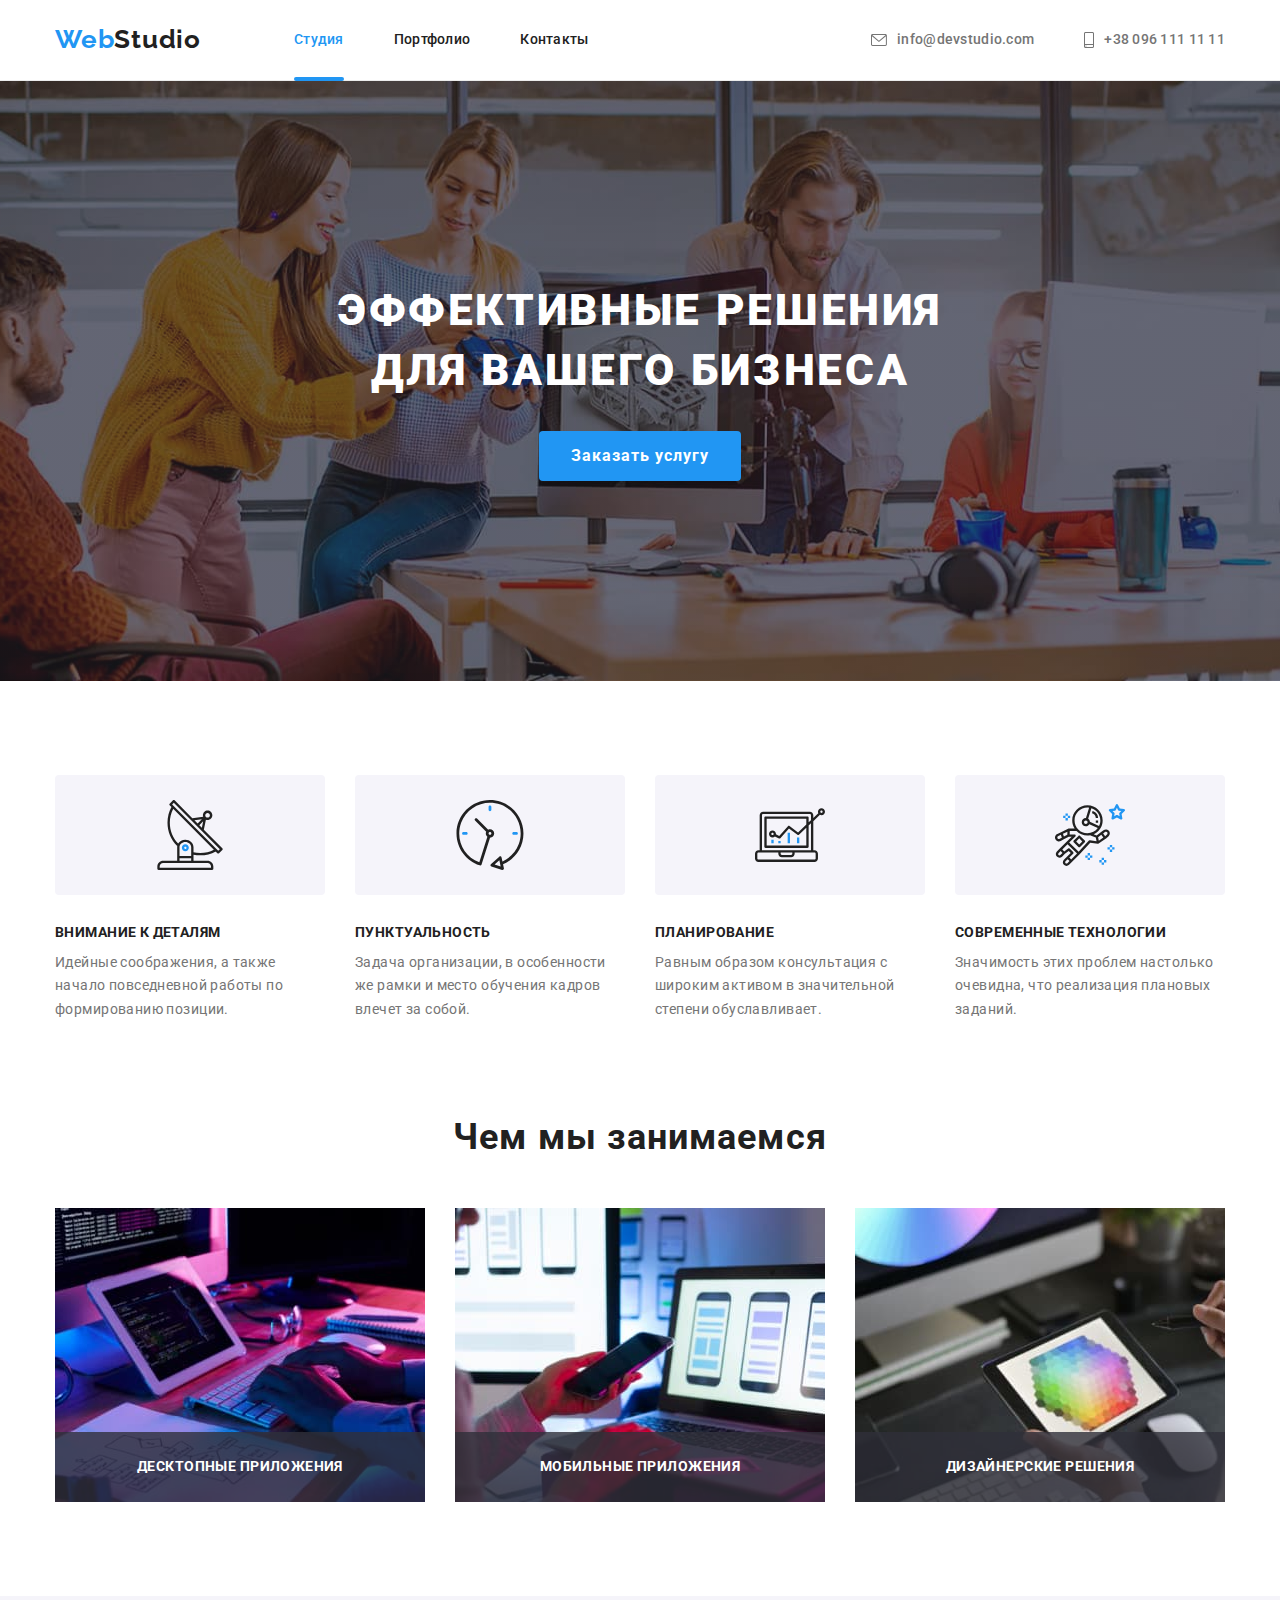
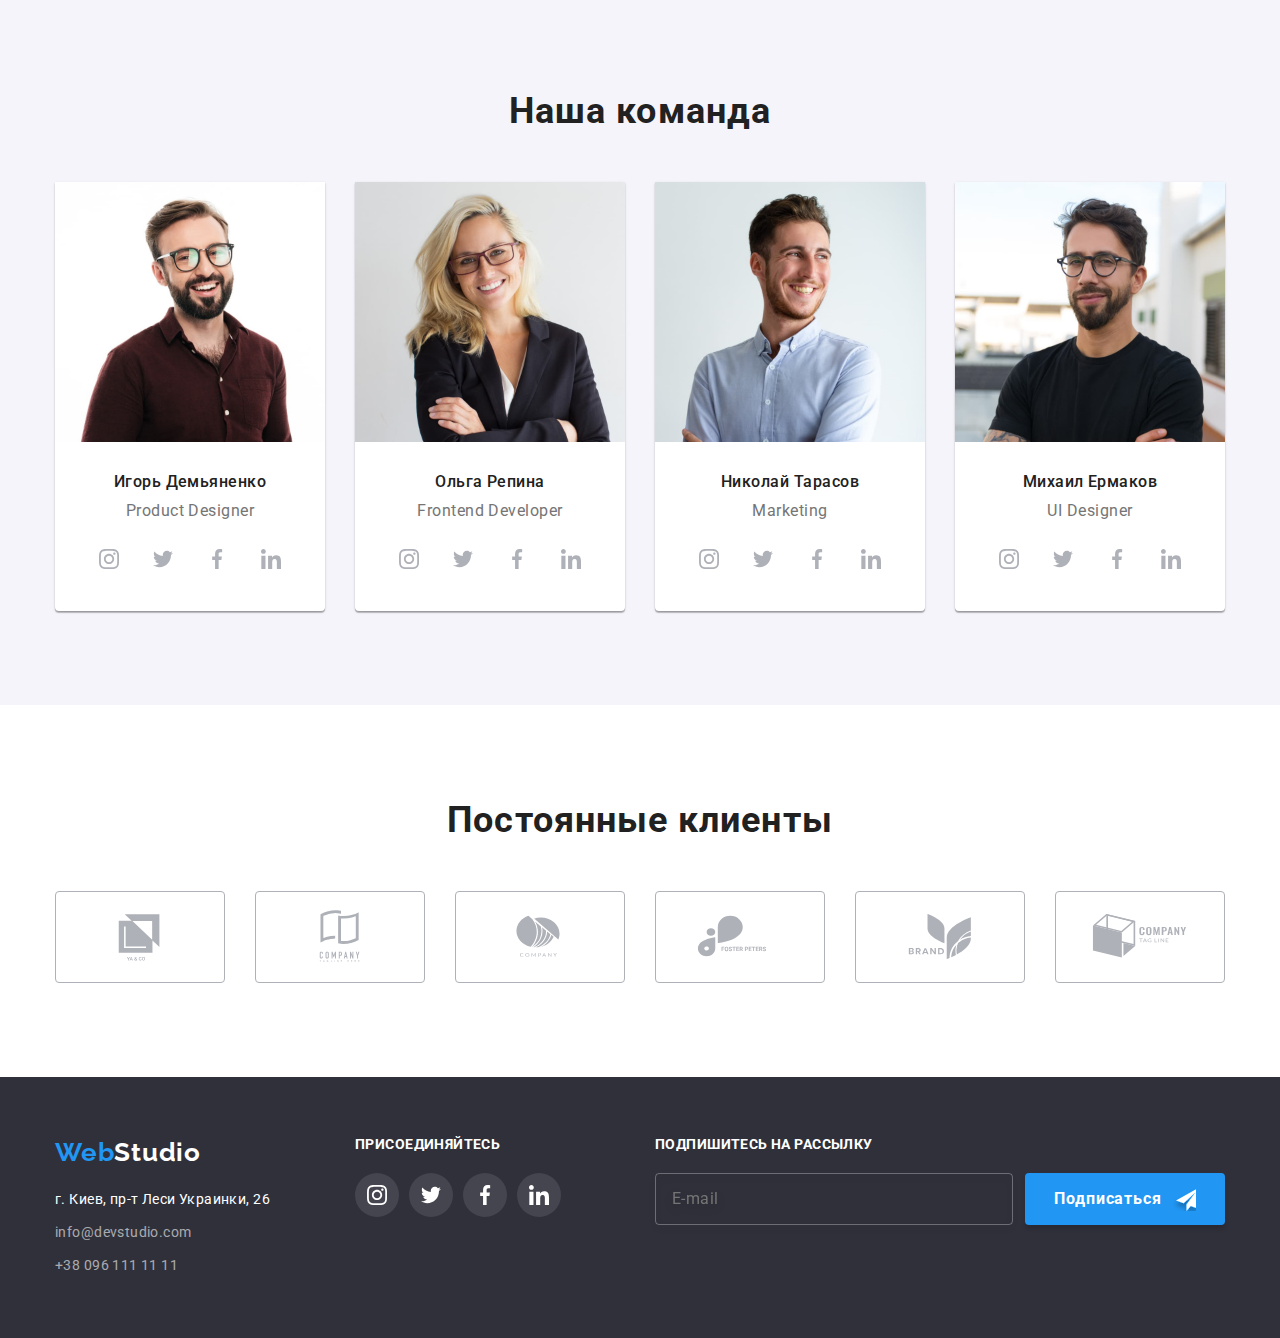
<file: index.html>
<!DOCTYPE html>
<html lang="ru">
<head>
    <meta charset="UTF-8">
    <meta http-equiv="X-UA-Compatible" content="IE=edge">
    <meta name="viewport" content="width=device-width, initial-scale=1.0">
    <title>Document</title>
    <link rel="preconnect" href="https://fonts.googleapis.com">
    <link rel="preconnect" href="https://fonts.gstatic.com" crossorigin>
    <link href="https://fonts.googleapis.com/css2?family=Raleway:wght@700&family=Roboto:wght@400;500;700;900&display=swap"
        rel="stylesheet">
    <link rel="stylesheet" href="https://cdnjs.cloudflare.com/ajax/libs/modern-normalize/1.1.0/modern-normalize.min.css">
    <link rel="stylesheet" href="./css/main.min.css">
</head>
<body>
 <header class="header">
    <div class="conteiner flex">
        <nav class="header-nav flex">
            <a href="./index.html" lang="en" class="logo">Web<span class="logo-label--dark">Studio</span></a>
            <ul class="header-nav__list list">
                <li class="header-nav__item"><a href="./index.html" class="header-nav__link current">Студия</a> </li>
                <li class="header-nav__item"><a href="./portfolio.html" class="header-nav__link">Портфолио</a> </li>
                <li class="header-nav__item"><a href="" class="header-nav__link">Контакты</a> </li>
            </ul>
        </nav>
        
        <ul class="header-contacts list">
            <li class="header-contacts__item"> <a href="mailto:info@devstudio.com" class="header-contacts__link flex">
                <svg class="envelope-icon"> 
                    <use href="./img/icons.svg#icon-envelope" >
                    </use>
                </svg>
                     info@devstudio.com
                    </a>
                </li> 
            <li class="header-contacts__item">
                <a href="tel:+380961111111" class="header-contacts__link flex">   
                <svg class="smartphone-icon">
                    <use href="./img/icons.svg#icon-smartphone">
                    </use>
                </svg>
                +38 096 111 11 11</a>
             </li>
        </ul>
    </div>
    
 </header>
 <main>
    <!-- Главная секция -->
    <section class="mainsection">
        <h1 class="mainsection__title">Эффективные решения для вашего бизнеса</h1>
        <button type="button" class="mainsection__button button" data-modal-open>Заказать услугу</button>
    </section>
    <!--Черты компании-->
        <section class="feature">
        <div class="conteiner">
        <h2 class="feature__title">Черты компании</h2>
        <ul class="feature-list list">
            <li class="feature-list__item">
                <div class="feature-list__backdrop flex">
                    <svg class="feature-list__icon">
                        <use href="./img/icons.svg#icon-antenna">
                        </use>
                    </svg>
                </div>
                

                <h3 class="feature-list__title">Внимание к деталям</h3>
                <p class="feature-list__text">Идейные соображения, а также начало повседневной работы по формированию позиции.</p>
            </li>
            <li class="feature-list__item">
                <div class="feature-list__backdrop flex">
                <svg class="feature-list__icon">
                    <use href="./img/icons.svg#icon-clock">
                    </use>
                </svg>
                </div>
                <h3 class="feature-list__title">Пунктуальность</h3>
                <p class="feature-list__text">Задача организации, в особенности же рамки и место обучения кадров влечет за собой.</p>
            </li>
            <li class="feature-list__item">
                <div class="feature-list__backdrop flex">
                <svg class="feature-list__icon">
                    <use href="./img/icons.svg#icon-diagram">
                    </use>
                </svg>
                </div>
                <h3 class="feature-list__title">Планирование</h3>
                <p class="feature-list__text">Равным образом консультация с широким активом в значительной степени обуславливает.</p>
            </li>
            <li class="feature-list__item">
                <div class="feature-list__backdrop flex">
                <svg class="feature-list__icon">
                    <use href="./img/icons.svg#icon-astronaut">
                    </use>
                </svg>
                </div>
                <h3 class="feature-list__title">Современные технологии</h3>
                <p class="feature-list__text">Значимость этих проблем настолько очевидна, что реализация плановых заданий.</p>
            </li>
        </ul>
        </div>
    </section>
    <!--Чем мы занимаемся-->
    <section class="work">
        <div class="conteiner">
        <h2 class="section-title">Чем мы занимаемся</h2>
        <ul class="work-list list">
            <li class="work-list__item">
                <a href="" class="work-list__link">
                    <img class="img" src="./img/box1.jpg" alt="Пример работ 1" 
                    width="370"
                    height="294"/>
                    <p class="work-list__text">Десктопные приложения</p>
                </a>
            </li>
            <li class="work-list__item">
                <a href="" class="work-list__link">
                <img class="img" src="./img/box2.jpg " alt="Пример работ 2" 
                width="370"
                height="294"/>
                <p class="work-list__text">Мобильные приложения</p>
            </a>
        </li>
            <li class="work-list__item">
                <a href="" class="work-list__link">
                <img class="img" src="./img/box3.jpg" alt="Пример работ 3" 
                width="370"
                height="294"/>
                <p class="work-list__text">Дизайнерские решения</p>
                </a>
        </li>
        </ul>
        </div>
    </section>
    <!--Наша команда-->
    <section class="team">
        <div class="conteiner">
        <h2 class="section-title">Наша команда</h2>
        <ul class="team-list list">
           <li class="team-list__item">
                <img class="img" src="./img/img.jpg" alt="Сотрудник 1" 
            width="270"
            height="260">
                <div class="team-list__bloc">
                <h3 class="team-list__title">Игорь Демьяненко</h3>
                <p lang="en" class="team-list__text">Product Designer</p>
            <ul class="soc-list list">
                <li>
                <a href="" class="soc-list__link flex soc-list__link--team">
                    <svg class="soc-list__icon">
                    <use href="./img/icons.svg#icon-instagram"></use>
                </svg>
                </a>
                </li>
                <li>
                <a href="" class="soc-list__link flex soc-list__link--team">
                    <svg class="soc-list__icon">
                    <use href="./img/icons.svg#icon-twitter"></use>
                </svg>
                </a>
                </li>
                <li>
                <a href="" class="soc-list__link flex soc-list__link--team">
                    <svg class="soc-list__icon">
                    <use href="./img/icons.svg#icon-facebook"></use>
                </svg>
                </a>
                </li>
                <li>
                <a href="" class="soc-list__link flex soc-list__link--team">
                    <svg class="soc-list__icon">
                    <use href="./img/icons.svg#icon-linkedin"></use>
                </svg>
                </a>
                </li>
            </ul>
            </div>
        </li>
        <li class="team-list__item">
            <img class="img" src="./img/img1.jpg" alt="Сотрудник 2"
            width="270"
            height="260">
            <div class="team-list__bloc">
            <h3 class="team-list__title">Ольга Репина</h3>
            <p lang="en" class="team-list__text">Frontend Developer</p>
            <ul class="soc-list list">
                <li>
                    <a href="" class="soc-list__link flex soc-list__link--team">
                        <svg class="soc-list__icon">
                            <use href="./img/icons.svg#icon-instagram"></use>
                        </svg>
                    </a>
                </li>
                <li>
                    <a href="" class="soc-list__link flex soc-list__link--team">
                        <svg class="soc-list__icon">
                            <use href="./img/icons.svg#icon-twitter"></use>
                        </svg>
                    </a>
                </li>
                <li>
                    <a href="" class="soc-list__link flex soc-list__link--team">
                        <svg class="soc-list__icon">
                            <use href="./img/icons.svg#icon-facebook"></use>
                        </svg>
                    </a>
                </li>
                <li>
                    <a href="" class="soc-list__link flex soc-list__link--team">
                        <svg class="soc-list__icon">
                            <use href="./img/icons.svg#icon-linkedin"></use>
                        </svg>
                    </a>
                </li>
            </ul>
            </div>
        </li>
        <li class="team-list__item">
            <img class="img" src="./img/img2.jpg" alt="Сотрудник 3"
            width="270"
            height="260">
            <div class="team-list__bloc">
            <h3 class="team-list__title">Николай Тарасов</h3>
            <p lang="en" class="team-list__text">Marketing</p>
            <ul class="soc-list list">
                <li>
                    <a href="" class="soc-list__link flex soc-list__link--team">
                        <svg class="soc-list__icon">
                            <use href="./img/icons.svg#icon-instagram"></use>
                        </svg>
                    </a>
                </li>
                <li>
                    <a href="" class="soc-list__link flex soc-list__link--team">
                        <svg class="soc-list__icon">
                            <use href="./img/icons.svg#icon-twitter"></use>
                        </svg>
                    </a>
                </li>
                <li>
                    <a href="" class="soc-list__link flex soc-list__link--team">
                        <svg class="soc-list__icon">
                            <use href="./img/icons.svg#icon-facebook"></use>
                        </svg>
                    </a>
                </li>
                <li>
                    <a href="" class="soc-list__link flex soc-list__link--team">
                        <svg class="soc-list__icon">
                            <use href="./img/icons.svg#icon-linkedin"></use>
                        </svg>
                    </a>
                </li>
            </ul>
            </div>
        </li>
        <li class="team-list__item">
            <img class="img" src="./img/img3.jpg" alt="Сотрудник 4"
            width="270"
            height="260">
            <div class="team-list__bloc">
            <h3 class="team-list__title">Михаил Ермаков</h3>
            <p lang="en" class="team-list__text">UI Designer</p>
            <ul class="soc-list list">
                <li>
                    <a href="" class="soc-list__link flex soc-list__link--team">
                        <svg class="soc-list__icon">
                            <use href="./img/icons.svg#icon-instagram"></use>
                        </svg>
                    </a>
                </li>
                <li>
                    <a href="" class="soc-list__link flex soc-list__link--team">
                        <svg class="soc-list__icon">
                            <use href="./img/icons.svg#icon-twitter"></use>
                        </svg>
                    </a>
                </li>
                <li>
                    <a href="" class="soc-list__link flex soc-list__link--team">
                        <svg class="soc-list__icon">
                            <use href="./img/icons.svg#icon-facebook"></use>
                        </svg>
                    </a>
                </li>
                <li>
                    <a href="" class="soc-list__link flex soc-list__link--team">
                        <svg class="soc-list__icon">
                            <use href="./img/icons.svg#icon-linkedin"></use>
                        </svg>
                    </a>
                </li>
            </ul>
            </div>
        </li>
    </ul>
    </div>
    </section>
    <!--Постоянные клиенты-->
    <section class="clients">
        <div class="conteiner">
            <h2 class="section-title">Постоянные клиенты</h2>
            <ul class="clients-list list">
                <li>
                <a href="" class="clients-link flex">
                    <svg class="icon">
                        <use href="./img/icons.svg#icon-Logo1">
                        </use>
                    </svg>
                </a>
                </li>
                <li>
                    <a href="" class="clients-link flex">
                    <svg class="icon">
                    <use href="./img/icons.svg#icon-Logo2">
                    </use>
                    </svg>
                </a>
                </li>
                <li>
                <a href="" class="clients-link flex">
                    <svg class="icon">
                        <use href="./img/icons.svg#icon-Logo3">
                        </use>
                    </svg>
                </a>
                </li>
                <li>
                <a href="" class="clients-link flex">
                    <svg class="icon">
                        <use href="./img/icons.svg#icon-Logo4">
                        </use>
                    </svg>
                </a>
                </li>
                <li>
                <a href="" class="clients-link flex">
                    <svg class="icon">
                        <use href="./img/icons.svg#icon-Logo5">
                        </use>
                    </svg>
                </a>
                </li>
                <li>
                <a href="" class="clients-link flex">
                    <svg class="icon">
                        <use href="./img/icons.svg#icon-Logo6">
                        </use>
                    </svg>
                </a>
                </li>
            </ul>
        </div>
    </section>
 </main>
 <footer class="footer">
    <div class="conteiner footer-flex">
        <div>
        <a href="./index.html" lang="en" class="logo">Web<span class="logo-label--wite">Studio</span> </a>
        <address>
            <p class="text">г. Киев, пр-т Леси Украинки, 26</p> 
        <ul class="list">
            <li class="footer-item"><a href="mailto:info@devstudio.com" class="footer-link">info@devstudio.com</a></li>
            <li class="footer-item"><a href="tel:+380961111111" class="footer-link">+38 096 111 11 11</a> </li>
        </ul>
        </address>
        </div>
        <div class="link-block">
        <h3 class="icon-title">Присоединяйтесь</h3>
        <ul class="footer-soc-list list">
            <li>
                <a href="" class="soc-list__link flex soc-list__link--footer">
                    <svg class="soc-list__icon ">
                        <use href="./img/icons.svg#icon-instagram"></use>
                    </svg>
                </a>
            </li>
            <li>
                <a href="" class="soc-list__link flex soc-list__link--footer">
                    <svg class="soc-list__icon">
                        <use href="./img/icons.svg#icon-twitter"></use>
                    </svg>
                </a>
            </li>
            <li>
                <a href="" class="soc-list__link flex soc-list__link--footer">
                    <svg class="soc-list__icon">
                        <use href="./img/icons.svg#icon-facebook"></use>
                    </svg>
                </a>
            </li>
            <li>
                <a href="" class="soc-list__link flex soc-list__link--footer">
                    <svg class="soc-list__icon">
                        <use href="./img/icons.svg#icon-linkedin"></use>
                    </svg>
                </a>
            </li>
        </ul>
        </div>
        <form class="footer-form">
            <h3 class="footer-form-title">Подпишитесь на рассылку</h3>
            <div class="footer-form-flex">
            <input type="email" name="mail" id="mail" placeholder="E-mail" class="footer-form-input">
            <button type="submit" class="footer-button button flex">Подписаться</button>
            </div>
        
        </form>
    </div>
        
        
   
 </footer>
 <!-- Модалка -->
<div class="backdrop is-hidden" data-modal>
    <div class="modal">
        <button type="button" class="modal-button flex" data-modal-close>
            <svg class="close-modal">
                <use href="./img/icons.svg#icon-close"></use>
            </svg>
        </button>
        <h2 class="form-title">Оставьте свои данные, мы вам перезвоним</h2>
        <form class="form">
            <div class="form-field">
                 <label for="name" class="form-label">Имя</label>
                 <div class="position-icon">
                 <input type="text" name="name" id="name" required class="form-input">
                 <svg class="input-icon">
                    <use href="./img/icons.svg#icon-person-black"></use>
                 </svg>
                </div>
            </div>
            
            <div class="form-field">
                <label for="tel" class="form-label">Телефон</label>
                <div class="position-icon">
                <input type="tel" name="tel" id="tel" required class="form-input">
                <svg class="input-icon">
                    <use href="./img/icons.svg#icon-phone-black"></use>
                </svg>
                </div>
            </div>

            <div class="form-field">
                <label for="email" class="form-label">Почта</label>
                <div class="position-icon">
                <input type="email" name="email" id="email" class="form-input">
                <svg class="input-icon">
                    <use href="./img/icons.svg#icon-email-black"></use>
                </svg>
                </div>
            </div>
        
            <div class="form-coment">
                <label for="coment" class="form-label">Комментарий</label>
                <textarea name="coment" id="coment" rows="8" placeholder="Введите текст" class="form-textarea"></textarea>
            </div>
            
            <div class="form-policy">
                <label class="policy-label flex">
                    <input type="checkbox" name="policy" class="policy-input" value="true">
                    
                        <svg class="policy-icon">
                            <use href="./img/icons.svg#icon-check"></use>
                        </svg>
                  
                    Соглашаюсь с рассылкой и принимаю <span class="policy-span">Условия
                    договора</span>
                </label>
            </div>
        
            <button type="submit" class="form-button button">Отправить</button>
        </form>
    </div>
</div>
<script src="./js/modal.js"></script>
</body>

</html>
</file>
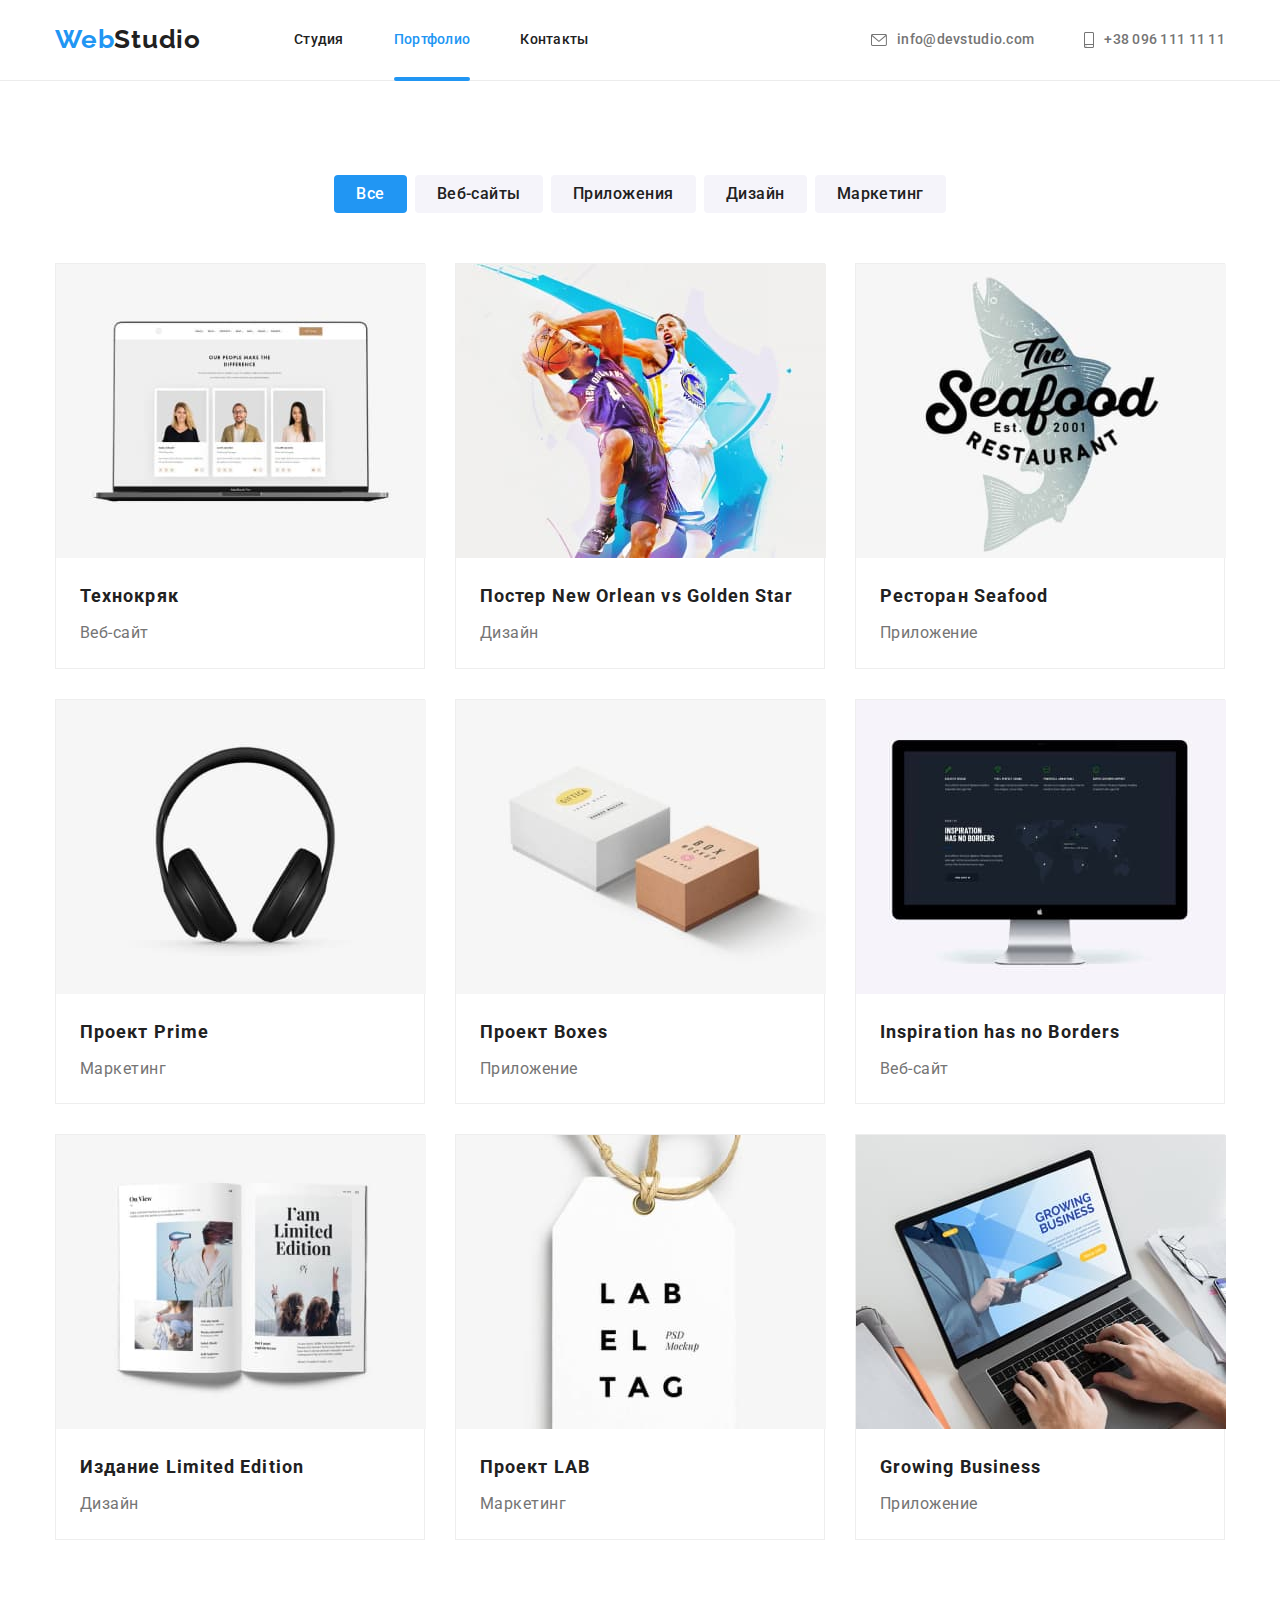
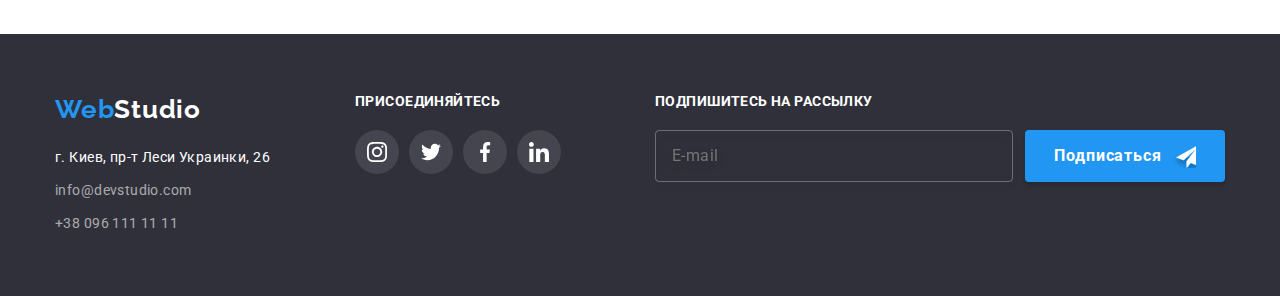
<file: portfolio.html>
<!DOCTYPE html>
<html lang="ru">
<head>
    <meta charset="UTF-8">
    <meta http-equiv="X-UA-Compatible" content="IE=edge">
    <meta name="viewport" content="width=device-width, initial-scale=1.0">
    <title>Document</title>
    <link rel="preconnect" href="https://fonts.googleapis.com">
    <link rel="preconnect" href="https://fonts.gstatic.com" crossorigin>
    <link href="https://fonts.googleapis.com/css2?family=Raleway:wght@700&family=Roboto:wght@400;500;700;900&display=swap"
        rel="stylesheet">
    <link rel="stylesheet" href="https://cdnjs.cloudflare.com/ajax/libs/modern-normalize/1.1.0/modern-normalize.min.css">
    <link rel="stylesheet" href="./css/main.min.css">
</head>
<body>
<header class="header">
    <div class="conteiner flex">
        <nav class="header-nav flex">
            <a href="./index.html" lang="en" class="logo">Web<span class="logo-label--dark">Studio</span></a>
            <ul class="header-nav__list list">
                <li class="header-nav__item"><a href="./index.html" class="header-nav__link ">Студия</a> </li>
                <li class="header-nav__item"><a href="./portfolio.html" class="header-nav__link current">Портфолио</a> </li>
                <li class="header-nav__item"><a href="" class="header-nav__link">Контакты</a> </li>
            </ul>
        </nav>

        <ul class="header-contacts list">
            <li class="header-contacts__item"> <a href="mailto:info@devstudio.com" class="header-contacts__link flex">
                    <svg class="envelope-icon">
                        <use href="./img/icons.svg#icon-envelope">
                        </use>
                    </svg>
                    info@devstudio.com
                </a>
            </li>
            <li class="header-contacts__item">
                <a href="tel:+380961111111" class="header-contacts__link flex">
                    <svg class="smartphone-icon">
                        <use href="./img/icons.svg#icon-smartphone">
                        </use>
                    </svg>
                    +38 096 111 11 11</a>
            </li>
        </ul>
    </div>
</header>
    <main>
      <section class="portfolio">
        <div class="conteiner">
        <h1 class="hid-title">Портфолио</h1>
       <ul class="portfolio-nav list">
        <li class="portfolio-nav__item">
            <button type="button" class="portfolio-nav__button current">Все</button>  
        </li>
        <li class="portfolio-nav__item">
            <button type="button" class="portfolio-nav__button">Веб-сайты</button>  
        </li>
        <li class="portfolio-nav__item">
            <button type="button" class="portfolio-nav__button">Приложения</button>  
        </li>
        <li class="portfolio-nav__item">
            <button type="button" class="portfolio-nav__button">Дизайн</button>
        </li>
        <li class="portfolio-nav__item">
            <button type="button" class="portfolio-nav__button">Маркетинг</button>
        </li>
       </ul>  
<ul class="portfolio-list list">
    <li class="item">
        <a href="" class="portfolio-link">
            <div class="position">
            <img class="img" src="./img/portf1.jpg" alt="Технокряк"
             width="370" height="294">
            <p class="position-text">Ресурс предлагает комплексные предложения с разным уровнем функционала и zсервисов. Все это позволит посетителю получить
        исчерпывающие сведения о компании или частном лице.</p>
            </div>
        <div class="description">
        <h2 class="title">Технокряк</h2>
        <p class="text">Веб-сайт</p>
        </div>
        </a>
    </li>
    <li class="item">
        <a href="" class="portfolio-link">
            <div class="position">
        <img class="img" src="./img/portf2.jpg" alt="Постер New Orlean vs Golden Star" 
        width="370" height="294">
        <p class="position-text">Ресурс предлагает комплексные предложения с разным уровнем функционала и zсервисов. Все это позволит посетителю получить
        исчерпывающие сведения о компании или частном лице.</p>
        </div>
        <div class="description">
        <h2 class="title">Постер <span lang="en">New Orlean vs Golden Star</span> </h2>
        <p class="text">Дизайн</p>
        </div>
        </a>
    </li>
    <li class="item">
        <a href="" class="portfolio-link">
            <div class="position">
        <img class="img" src="./img/portf3.jpg" alt="Ресторан Seafood" 
        width="370" height="294">
        <p class="position-text">Ресурс предлагает комплексные предложения с разным уровнем функционала и zсервисов. Все это позволит посетителю получить
        исчерпывающие сведения о компании или частном лице.</p>
        </div>
        <div class="description">
        <h2 class="title">Ресторан <span lang="en">Seafood</span></h2>
        <p class="text">Приложение</p>
        </div>
        </a>
    </li>
    <li class="item">
        <a href="" class="portfolio-link">
            <div class="position">
        <img class="img" src="./img/portf4.jpg" alt="Проект Prime" 
        width="370" height="294">
        <p class="position-text">Ресурс предлагает комплексные предложения с разным уровнем функционала и zсервисов. Все это позволит посетителю получить
        исчерпывающие сведения о компании или частном лице.</p>
        </div>
        <div class="description">
        <h2 class="title">Проект <span lang="en">Prime</span></h2>
        <p class="text">Маркетинг</p>
        </div>
        </a>
    </li>
    <li class="item">
        <a href="" class="portfolio-link">
            <div class="position">
        <img class="img" src="./img/portf5.jpg" alt="Проект Boxes" 
        width="370" height="294">
        <p class="position-text">Ресурс предлагает комплексные предложения с разным уровнем функционала и zсервисов. Все это позволит посетителю получить
        исчерпывающие сведения о компании или частном лице.</p>
        </div>
        <div class="description">
        <h2 class="title">Проект <span lang="en">Boxes</span></h2>
        <p class="text">Приложение</p>
        </div>
        </a>
    </li>
    <li class="item">
        <a href="" class="portfolio-link">
            <div class="position">
        <img class="img" src="./img/portf6.jpg" alt="Inspiration has no Borders" 
        width="370" height="294">
        <p class="position-text">Ресурс предлагает комплексные предложения с разным уровнем функционала и zсервисов. Все это позволит посетителю получить
        исчерпывающие сведения о компании или частном лице.</p>
        </div>
        <div class="description">
        <h2 class="title">Inspiration has no Borders</h2>
        <p class="text">Веб-сайт</p>
        </div>
        </a>
    </li>
    <li class="item">
        <a href="" class="portfolio-link">
            <div class="position">
        <img class="img" src="./img/portf7.jpg" alt="Издание Limited Edition" 
        width="370" height="294">
        <p class="position-text">Ресурс предлагает комплексные предложения с разным уровнем функционала и zсервисов. Все это позволит посетителю получить
        исчерпывающие сведения о компании или частном лице.</p>
        </div>
        <div class="description">
        <h2 class="title">Издание <span lang="en">Limited Edition</span></h2>
        <p class="text">Дизайн</p>
        </div>
        </a>
    </li>
    <li class="item">
        <a href="" class="portfolio-link">
            <div class="position">
        <img class="img" src="./img/portf8.jpg" alt="Проект LAB" 
        width="370" height="294">
        <p class="position-text">Ресурс предлагает комплексные предложения с разным уровнем функционала и zсервисов. Все это позволит посетителю получить
        исчерпывающие сведения о компании или частном лице.</p>
        </div>
        <div class="description">
        <h2 class="title">Проект <span lang="en">LAB</span> </h2>
        <p class="text">Маркетинг</p>
        </div>
        </a>
    </li>
    <li class="item">
        <a href="" class="portfolio-link">
            <div class="position">
        <img class="img" src="./img/portf9.jpg" alt="Growing Business" 
        width="370" height="294">
        <p class="position-text">Ресурс предлагает комплексные предложения с разным уровнем функционала и zсервисов. Все это позволит посетителю получить
        исчерпывающие сведения о компании или частном лице.</p>
        </div>
        <div class="description">
        <h2 class="title">Growing Business</h2>
        <p class="text">Приложение</p>
        </div>
        </a>
    </li>
</ul>
</div>
      </section>
    </main>
<footer class="footer">
    <div class="conteiner footer-flex">
        <div class="adress-block">
            <a href="./index.html" lang="en" class="logo">Web<span class="logo-label--wite">Studio</span> </a>
            <address>
                <p class="text">г. Киев, пр-т Леси Украинки, 26</p>
                <ul class="list">
                    <li class="footer-item">
                        <a href="mailto:info@devstudio.com" class="footer-link">info@devstudio.com</a>
                    </li>
                    <li>
                        <a href="tel:+380961111111" class="footer-link">+38 096 111 11 11</a> 
                    </li>
                </ul>
            </address>
        </div>
        <div class="link-block">
            <h3 class="icon-title">Присоединяйтесь</h3>
            <ul class="footer-soc-list list">
                <li>
                    <a href="" class="soc-list__link flex soc-list__link--footer">
                        <svg class="soc-list__icon ">
                            <use href="./img/icons.svg#icon-instagram"></use>
                        </svg>
                    </a>
                </li>
                <li>
                    <a href="" class="soc-list__link flex soc-list__link--footer">
                        <svg class="soc-list__icon">
                            <use href="./img/icons.svg#icon-twitter"></use>
                        </svg>
                    </a>
                </li>
                <li>
                    <a href="" class="soc-list__link flex soc-list__link--footer">
                        <svg class="soc-list__icon">
                            <use href="./img/icons.svg#icon-facebook"></use>
                        </svg>
                    </a>
                </li>
                <li>
                    <a href="" class="soc-list__link flex soc-list__link--footer">
                        <svg class="soc-list__icon">
                            <use href="./img/icons.svg#icon-linkedin"></use>
                        </svg>
                    </a>
                </li>
            </ul>
        </div>
        <form class="footer-form">
            <h3 class="footer-form-title">Подпишитесь на рассылку</h3>
            <div class="footer-form-flex">
                <input type="email" name="mail" id="mail" placeholder="E-mail" class="footer-form-input">
                <button type="submit" class="footer-button flex button">Подписаться</button>
            </div>
        
        </form>
    </div>
</footer>
</body>
</html>
</file>
<file: css/main.min.css>
:root{--title-text-color: #212121;--prymary-text-color: #757575;--axent-text-color: #2196F3;--Wite-text-color: #FFFFFF;--background-main-color: #F5F4FA;--background-footer-color: #2F303A}body{background-color:var(--Wite-text-color);color:var(--prymary-text-color);font-family:"Roboto",sans-serif;font-weight:400;font-size:14px;line-height:1.7;letter-spacing:.03em}.conteiner{margin-left:auto;margin-right:auto;width:1200px;padding-left:15px;padding-right:15px}.list{list-style:none;padding:0;margin:0}.img{display:block}.flex{display:flex;align-items:center;justify-content:center}.logo-label--dark{color:var(--title-text-color)}.logo-label--wite{color:var(--Wite-text-color)}.button{min-width:200px;background:var(--axent-text-color);box-shadow:0px 4px 4px rgba(0,0,0,.15);font-weight:700;font-size:16px;line-height:1.87;letter-spacing:0.06em;color:var(--Wite-text-color);text-align:center;border-radius:4px;border:0px;cursor:pointer}.section-title{margin-top:0;margin-bottom:50px;color:var(--title-text-color);font-weight:700;font-size:36px;line-height:1.17;text-align:center;letter-spacing:.03em}.soc-list{display:flex;justify-content:space-between;padding:16px 32px 0}.soc-list__icon{width:20px;height:20px;fill:currentColor}.soc-list__link{width:44px;height:44px;border-radius:50%;transition:background-color 250ms cubic-bezier(0.4, 0, 0.2, 1),color 250ms cubic-bezier(0.4, 0, 0.2, 1)}.soc-list__link:hover,.soc-list__link:focus{background-color:var(--axent-text-color);color:var(--Wite-text-color)}.soc-list__link--team{color:#afb1b8}.soc-list__link--footer{color:var(--Wite-text-color);background-color:rgba(255,255,255,.1)}.logo{color:var(--axent-text-color);font-family:"Raleway",sans-serif;font-weight:700;font-size:26px;line-height:1.2;letter-spacing:0.03em;text-decoration:none}.header{border-bottom:1px solid #ececec}.header-nav__list{display:flex;margin-left:93px}.header-nav__item:not(:last-child){margin-right:50px}.header-nav__link{display:block;padding-top:32px;padding-bottom:32px;color:var(--title-text-color);font-weight:500;font-size:14px;line-height:1.14;letter-spacing:0.02em;text-decoration:none;transition:color 250ms cubic-bezier(0.4, 0, 0.2, 1)}.header-nav__link:hover,.header-nav__link:focus{color:var(--axent-text-color)}.header-nav__link.current{color:var(--axent-text-color)}.header-nav__link.current::after{content:"";position:absolute;left:0;bottom:-1px;width:100%;height:4px;background-color:#2196f3;border-radius:2px}.header-nav__item{position:relative}.header-contacts{display:flex;margin-left:auto}.header-contacts__item:not(:last-child){margin-right:50px}.header-contacts__link{padding-top:32px;padding-bottom:32px;color:var(--prymary-text-color);font-weight:500;font-size:14px;line-height:1.14;letter-spacing:0.02em;text-decoration:none;transition:color 250ms cubic-bezier(0.4, 0, 0.2, 1)}.header-contacts__link:hover,.header-contacts__link:focus{color:var(--axent-text-color)}.envelope-icon{width:16px;height:12px;margin-right:10px;fill:currentColor}.smartphone-icon{width:10px;height:16px;margin-right:10px;fill:currentColor}.mainsection{padding:200px 0;text-align:center;max-width:1600px;max-height:600px;margin-left:auto;margin-right:auto;background-image:linear-gradient(rgba(47, 48, 58, 0.4), rgba(47, 48, 58, 0.4)),url(../img/hero.jpg);background-color:#c4c4c4;background-repeat:no-repeat;background-position:center;background-size:cover}.mainsection__title{margin:0 auto 30px auto;width:696px;color:var(--Wite-text-color);font-weight:900;font-size:44px;line-height:1.36;letter-spacing:0.06em;text-transform:uppercase}.mainsection__button{margin:0 auto;padding:10px 32px}.backdrop{position:fixed;top:0;left:0;width:100%;height:100%;background-color:rgba(0,0,0,.2);transition:visibility 250ms cubic-bezier(0.4, 0, 0.2, 1),opacity 250ms cubic-bezier(0.4, 0, 0.2, 1)}.backdrop.is-hidden{visibility:hidden;opacity:0;pointer-events:none}.modal{position:absolute;top:50%;left:50%;padding:40px;margin:0 auto;min-height:581px;min-width:528px;background-color:var(--Wite-text-color);box-shadow:0px 1px 3px rgba(0,0,0,.12),0px 1px 1px rgba(0,0,0,.14),0px 2px 1px rgba(0,0,0,.2);border-radius:4px;transform:translate(-50%, -50%) scale(1);transition:transform 250ms cubic-bezier(0.4, 0, 0.2, 1)}.backdrop.is-hidden .modal{transform:translate(-50%, -50%) scale(0.9)}.modal-button{position:absolute;top:8px;right:8px;width:30px;height:30px;background-color:#fff;border:1px solid rgba(0,0,0,.1);border-radius:50%;cursor:pointer}.close-modal{width:18px;height:18px;fill:currentColor;transition:color 250ms cubic-bezier(0.4, 0, 0.2, 1)}.close-modal:hover,.close-modal:focus{color:var(--axent-text-color)}.form-title{margin-top:0;margin-bottom:12px;font-weight:700;font-size:20px;line-height:1.15;letter-spacing:0.03em;text-align:center;color:var(--title-text-color)}.form-field{display:flex;flex-direction:column;margin-bottom:10px}.form-label{margin-bottom:4px;font-weight:400;font-size:12px;line-height:1.16;letter-spacing:0.01em;color:var(--prymary-text-color)}.form-input{padding:11px 12px;padding-left:42px;width:100%;border:1px solid rgba(33,33,33,.2);border-radius:4px;outline:0;transition:border 250ms cubic-bezier(0.4, 0, 0.2, 1)}.form-input:focus{border:1px solid #2196f3}.input-icon{position:absolute;left:12px;top:50%;transform:translateY(-50%);width:18px;height:18px;fill:var(--title-text-color);transition:color 250ms cubic-bezier(0.4, 0, 0.2, 1)}.form-input:focus~.input-icon{fill:var(--axent-text-color)}.position-icon{position:relative}.form-coment{display:flex;flex-direction:column;margin-bottom:20px}.form-textarea{width:448px;height:120px;padding:12px 16px;border:1px solid rgba(33,33,33,.2);border-radius:4px;outline:0;transition:border 250ms cubic-bezier(0.4, 0, 0.2, 1);resize:none}.form-textarea:focus{border:1px solid #2196f3}.form-textarea::-moz-placeholder{font-weight:400;font-size:12px;line-height:1.17;letter-spacing:0.01em;color:rgba(117,117,117,.5)}.form-textarea:-ms-input-placeholder{font-weight:400;font-size:12px;line-height:1.17;letter-spacing:0.01em;color:rgba(117,117,117,.5)}.form-textarea::placeholder{font-weight:400;font-size:12px;line-height:1.17;letter-spacing:0.01em;color:rgba(117,117,117,.5)}.policy-input{-webkit-appearance:none}.policy-label{font-weight:400;font-size:14px;line-height:1.7;letter-spacing:0.03em;color:var(--prymary-text-color);cursor:pointer}.policy-span{margin-left:5px;font-weight:400;font-size:14px;line-height:1.7;letter-spacing:0.03em;-webkit-text-decoration-line:underline;text-decoration-line:underline;color:var(--axent-text-color)}.policy-icon{margin-right:8px;width:16px;height:15px;border:2px solid var(--title-text-color);border-radius:2px;fill:rgba(0,0,0,0);transition:background-color 250ms cubic-bezier(0.4, 0, 0.2, 1),border-color 250ms cubic-bezier(0.4, 0, 0.2, 1),fill 250ms cubic-bezier(0.4, 0, 0.2, 1)}.policy-input:checked+.policy-icon{border-color:rgba(0,0,0,0);background-color:var(--axent-text-color);fill:var(--Wite-text-color)}.form-button{margin:0 auto;margin-top:30px;padding:10px 55px;display:flex;align-items:center}.feature{padding:94px 0}.feature__title{position:absolute;white-space:nowrap;width:1px;height:1px;overflow:hidden;border:0;padding:0;clip:rect(0 0 0 0);-webkit-clip-path:inset(50%);clip-path:inset(50%);margin:-1px}.feature-list{display:flex}.feature-list__item{width:270px}.feature-list__item:not(:last-child){margin-right:30px}.feature-list__backdrop{width:270px;height:120px;background-color:var(--background-main-color);border-radius:4px}.feature-list__icon{width:70px;height:70px}.feature-list__title{margin-top:30px;margin-bottom:10px;color:var(--title-text-color);font-weight:700;font-size:14px;line-height:1.14;letter-spacing:0.03em;text-transform:uppercase}.feature-list__text{margin-top:0;margin-bottom:0}.work{padding-bottom:94px}.work-list{display:flex}.work-list__link{text-decoration:none}.work-list__item{position:relative}.work-list__item:not(:last-child){margin-right:30px}.work-list__text{position:absolute;left:0;bottom:0;margin:0;padding:27px 0;text-align:center;width:370px;height:70px;background:rgba(47,48,58,.8);font-weight:700;font-size:14px;line-height:1.14;letter-spacing:0.03em;text-transform:uppercase;color:var(--Wite-text-color)}.team{padding-top:94px;padding-bottom:94px;background-color:var(--background-main-color)}.team-list{display:flex}.team-list__item{background-color:var(--Wite-text-color);box-shadow:0px 1px 3px rgba(0,0,0,.12),0px 1px 1px rgba(0,0,0,.14),0px 2px 1px rgba(0,0,0,.2);border-radius:0px 0px 4px 4px}.team-list__item:not(:last-child){margin-right:30px}.team-list__title{margin-top:0;margin-bottom:10px;color:var(--title-text-color);font-weight:500;font-size:16px;line-height:1.2;letter-spacing:0.03em;text-align:center}.team-list__text{margin:0;color:var(--prymary-text-color);font-weight:400;font-size:16px;line-height:1.2;letter-spacing:0.03em;text-align:center}.team-list__bloc{padding:30px 0}.clients{padding:94px 0}.clients-list{display:flex;justify-content:space-between}.clients-list .icon{width:106px;height:60px;fill:currentColor}.clients-link{color:#afb1b8;width:170px;height:92px;border:1px solid #afb1b8;border-radius:4px;transition:border-color 250ms cubic-bezier(0.4, 0, 0.2, 1),color 250ms cubic-bezier(0.4, 0, 0.2, 1)}.clients-link:hover,.clients-link:focus{color:var(--axent-text-color);border-color:var(--axent-text-color)}.footer{background-color:var(--background-footer-color);padding-top:60px;padding-bottom:60px}.footer .text{padding-right:15px;margin-top:20px;margin-bottom:9px;color:var(--Wite-text-color);font-weight:400;font-size:14px;line-height:1.7;letter-spacing:0.03em;font-style:normal}.footer-flex{display:flex}.footer-link{color:rgba(255,255,255,.6);font-weight:400;font-size:14px;line-height:1.7;letter-spacing:0.03em;text-decoration:none;font-style:normal}.footer-item:not(:last-child){margin-bottom:9px}.link-block{margin-left:70px;width:206px}.icon-title{margin-top:0;margin-bottom:20px;font-weight:700;font-size:14px;line-height:1.14;letter-spacing:0.03em;color:var(--Wite-text-color);text-transform:uppercase}.footer-soc-list{display:flex;margin:0;padding:0;justify-content:space-between}.footer-form{margin-left:93px;margin-right:0;margin-left:auto}.footer-form-title{margin-top:0;margin-bottom:20px;font-weight:700;font-size:14px;line-height:1.14;letter-spacing:0.03em;text-transform:uppercase;color:#fff}.footer-form-flex{display:flex}.footer-form-input{display:flex;align-items:center;width:358px;margin-right:12px;padding:15px 16px;font-size:16px;line-height:1.25;letter-spacing:0.03em;color:rgba(255,255,255,.6);border:1px solid rgba(255,255,255,.3);filter:drop-shadow(0px 4px 4px rgba(0, 0, 0, 0.15));border-radius:4px;background-color:inherit}.footer-button{padding:10px 28px}.footer-button::after{content:"";display:block;margin-left:10px;background-image:url(../img/telegram-send.svg);width:24px;height:24px}.portfolio{padding:94px 0}.portfolio .hid-title{position:absolute;white-space:nowrap;width:1px;height:1px;overflow:hidden;border:0;padding:0;clip:rect(0 0 0 0);-webkit-clip-path:inset(50%);clip-path:inset(50%);margin:-1px}.portfolio-nav{display:flex;margin-top:0;margin-bottom:50px;justify-content:center}.portfolio-nav__item:not(:last-child){margin-right:8px}.portfolio-nav__button{margin:0 auto;padding:6px 22px;border-radius:4px;border:0px;color:var(--title-text-color);background-color:var(--background-main-color);font-family:inherit;font-weight:500;font-size:16px;line-height:1.6;letter-spacing:0.03em;text-align:center;cursor:pointer;transition:background-color 250ms cubic-bezier(0.4, 0, 0.2, 1),color 250ms cubic-bezier(0.4, 0, 0.2, 1),box-shadow 250ms cubic-bezier(0.4, 0, 0.2, 1)}.portfolio-nav__button:hover,.portfolio-nav__button:focus{color:var(--Wite-text-color);background-color:var(--axent-text-color);box-shadow:0px 3px 1px rgba(0,0,0,.1),0px 1px 2px rgba(0,0,0,.08),0px 2px 2px rgba(0,0,0,.12)}.portfolio-nav__button.current{color:var(--Wite-text-color);background-color:var(--axent-text-color)}.portfolio-list{display:flex;flex-wrap:wrap}.portfolio-list .item{width:calc((100% - 60px)/3);margin-right:30px;margin-bottom:30px;background:var(--Wite-text-color);border:1px solid #eee;transition:box-shadow 250ms cubic-bezier(0.4, 0, 0.2, 1)}.portfolio-list .item:hover,.portfolio-list .item:focus{box-shadow:0px 1px 1px rgba(0,0,0,.12),0px 4px 4px rgba(0,0,0,.06),1px 4px 6px rgba(0,0,0,.16)}.portfolio-list .item:nth-child(3n){margin-right:0}.portfolio-list .item:nth-last-child(-n+3){margin-bottom:0}.portfolio-list .title{margin-top:0;margin-bottom:4px;color:var(--title-text-color);font-weight:700;font-size:18px;line-height:2;letter-spacing:0.06em}.portfolio-list .text{margin-top:0;margin-bottom:0;color:var(--prymary-text-color);font-weight:400;font-size:16px;line-height:1.87;letter-spacing:0.03em}.portfolio-link{display:inline-block;text-decoration:none}.portfolio-link .position{position:relative;overflow:hidden}.position-text{position:absolute;margin:0;padding:63px 24px;top:0;left:0;width:100%;height:100%;font-weight:400;font-size:18px;line-height:1.55;letter-spacing:0.03em;color:var(--Wite-text-color);background:rgba(33,150,243,.9);opacity:0;transform:translateY(100%);transition:transform 250ms cubic-bezier(0.4, 0, 0.2, 1),opacity 250ms cubic-bezier(0.4, 0, 0.2, 1)}.portfolio-link:hover .position-text,.portfolio-link:focus-within .position-text{opacity:1;transform:translateY(0)}.description{padding:20px 24px}/*# sourceMappingURL=main.min.css.map */
</file>
